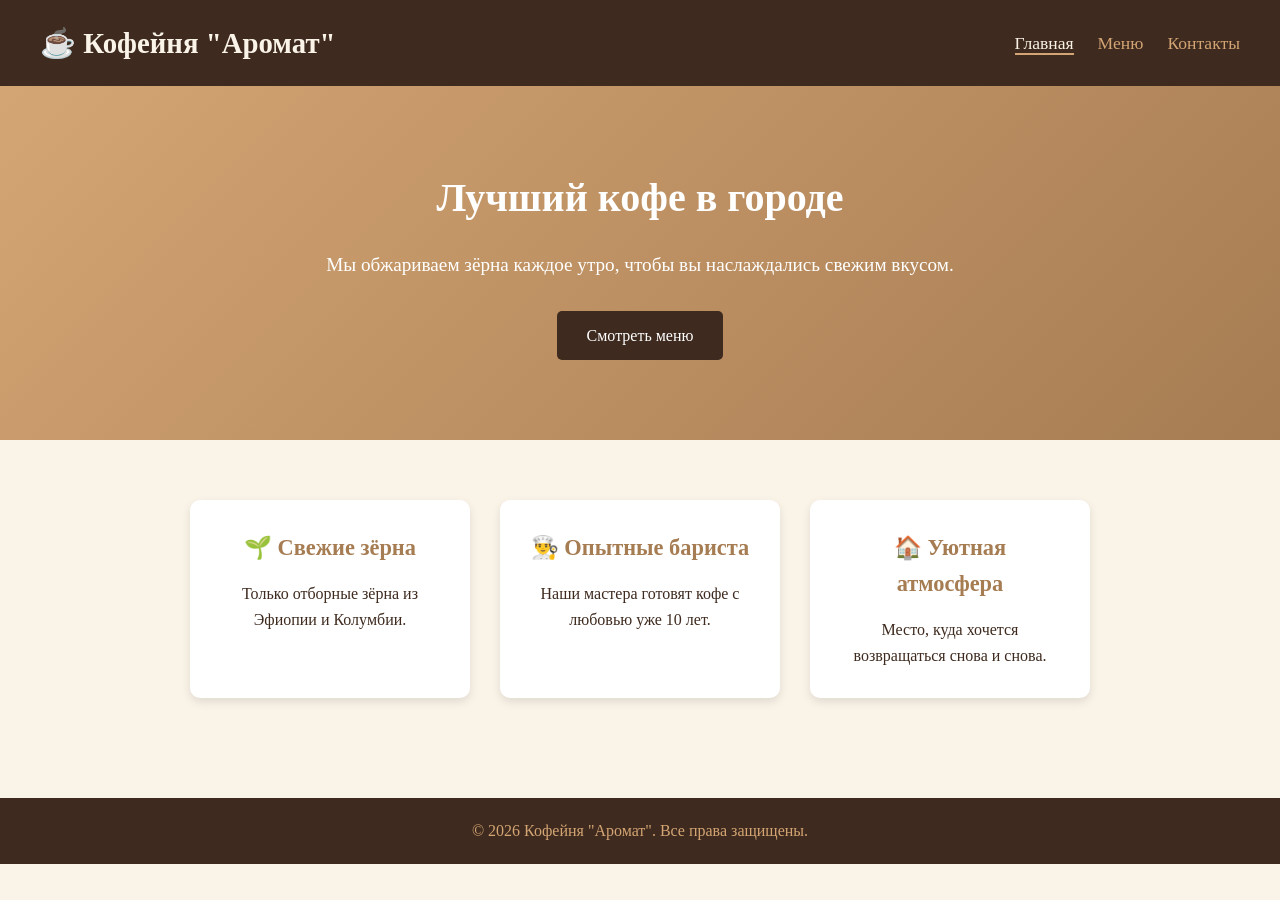
<file: index.html>
<!DOCTYPE html>
<html lang="ru">
<head>
    <meta charset="UTF-8">
    <meta name="viewport" content="width=device-width, initial-scale=1.0">
    <title>Кофейня "Аромат" — Главная</title>
    <link rel="stylesheet" href="css/index.css">
</head>
<body>
    <header>
        <h1>☕ Кофейня "Аромат"</h1>
        <nav>
            <a href="index.html" class="active">Главная</a>
            <a href="menu.html">Меню</a>
            <a href="contact.html">Контакты</a>
        </nav>
    </header>

    <main>
        <section class="hero">
            <h2>Лучший кофе в городе</h2>
            <p>Мы обжариваем зёрна каждое утро, чтобы вы наслаждались свежим вкусом.</p>
            <a href="menu.html" class="btn">Смотреть меню</a>
        </section>

        <section class="features">
            <div class="card">
                <h3>🌱 Свежие зёрна</h3>
                <p>Только отборные зёрна из Эфиопии и Колумбии.</p>
            </div>
            <div class="card">
                <h3>👨‍🍳 Опытные бариста</h3>
                <p>Наши мастера готовят кофе с любовью уже 10 лет.</p>
            </div>
            <div class="card">
                <h3>🏠 Уютная атмосфера</h3>
                <p>Место, куда хочется возвращаться снова и снова.</p>
            </div>
        </section>
    </main>

    <footer>
        <p>&copy; 2026 Кофейня "Аромат". Все права защищены.</p>
    </footer>
</body>
</html>
</file>
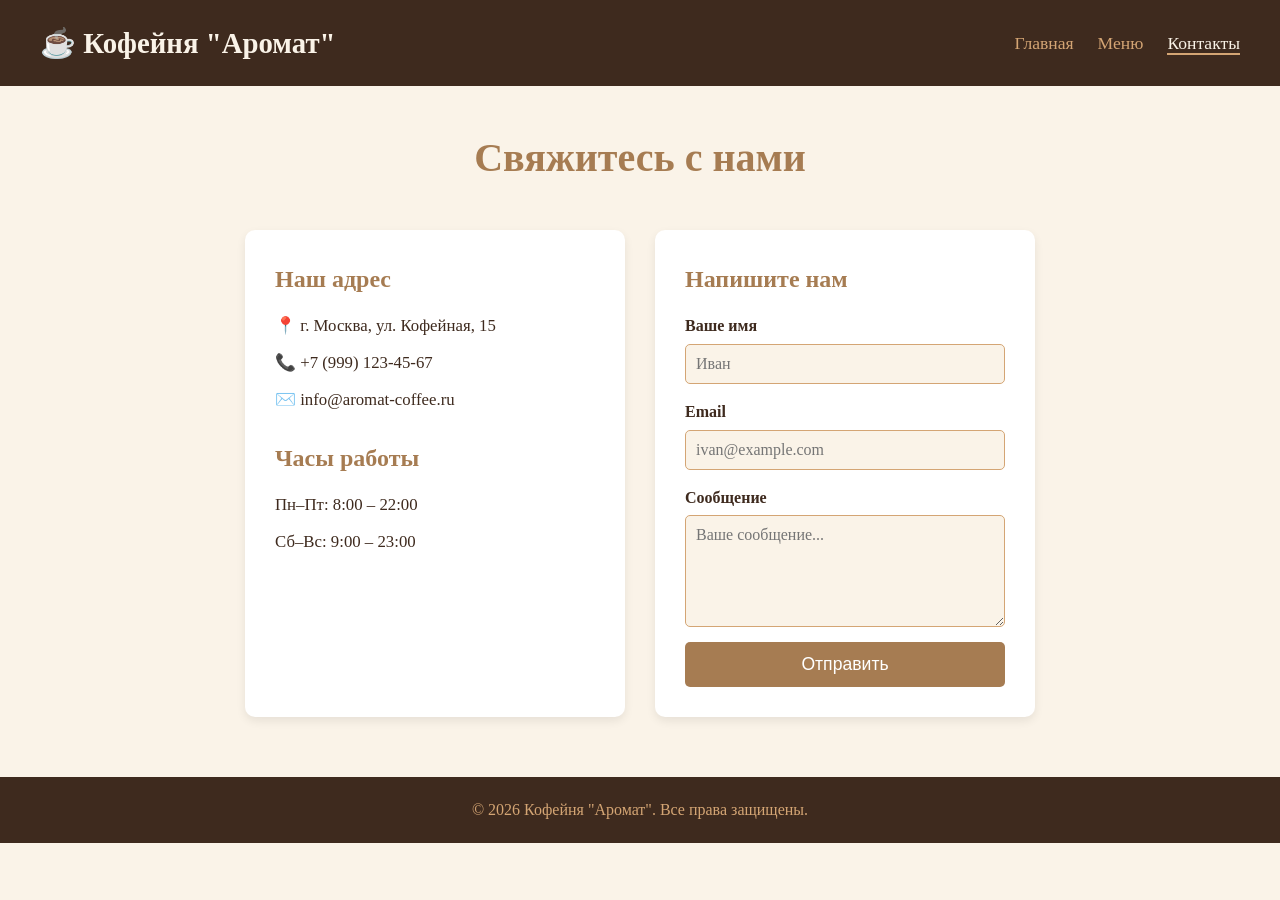
<file: contact.html>
<!DOCTYPE html>
<html lang="ru">
<head>
    <meta charset="UTF-8">
    <meta name="viewport" content="width=device-width, initial-scale=1.0">
    <title>Контакты — Кофейня "Аромат"</title>
    <link rel="stylesheet" href="css/contact.css">
</head>
<body>
    <header>
        <h1>☕ Кофейня "Аромат"</h1>
        <nav>
            <a href="index.html">Главная</a>
            <a href="menu.html">Меню</a>
            <a href="contact.html" class="active">Контакты</a>
        </nav>
    </header>

    <main>
        <h2 class="page-title">Свяжитесь с нами</h2>

        <div class="contact-wrapper">
            <section class="contact-info">
                <h3>Наш адрес</h3>
                <p>📍 г. Москва, ул. Кофейная, 15</p>
                <p>📞 +7 (999) 123-45-67</p>
                <p>✉️ info@aromat-coffee.ru</p>

                <h3>Часы работы</h3>
                <p>Пн–Пт: 8:00 – 22:00</p>
                <p>Сб–Вс: 9:00 – 23:00</p>
            </section>

            <section class="contact-form">
                <h3>Напишите нам</h3>
                <form>
                    <label for="name">Ваше имя</label>
                    <input type="text" id="name" placeholder="Иван" required>

                    <label for="email">Email</label>
                    <input type="email" id="email" placeholder="ivan@example.com" required>

                    <label for="message">Сообщение</label>
                    <textarea id="message" rows="5" placeholder="Ваше сообщение..." required></textarea>

                    <button type="submit">Отправить</button>
                </form>
            </section>
        </div>
    </main>

    <footer>
        <p>&copy; 2026 Кофейня "Аромат". Все права защищены.</p>
    </footer>
</body>
</html>
</file>
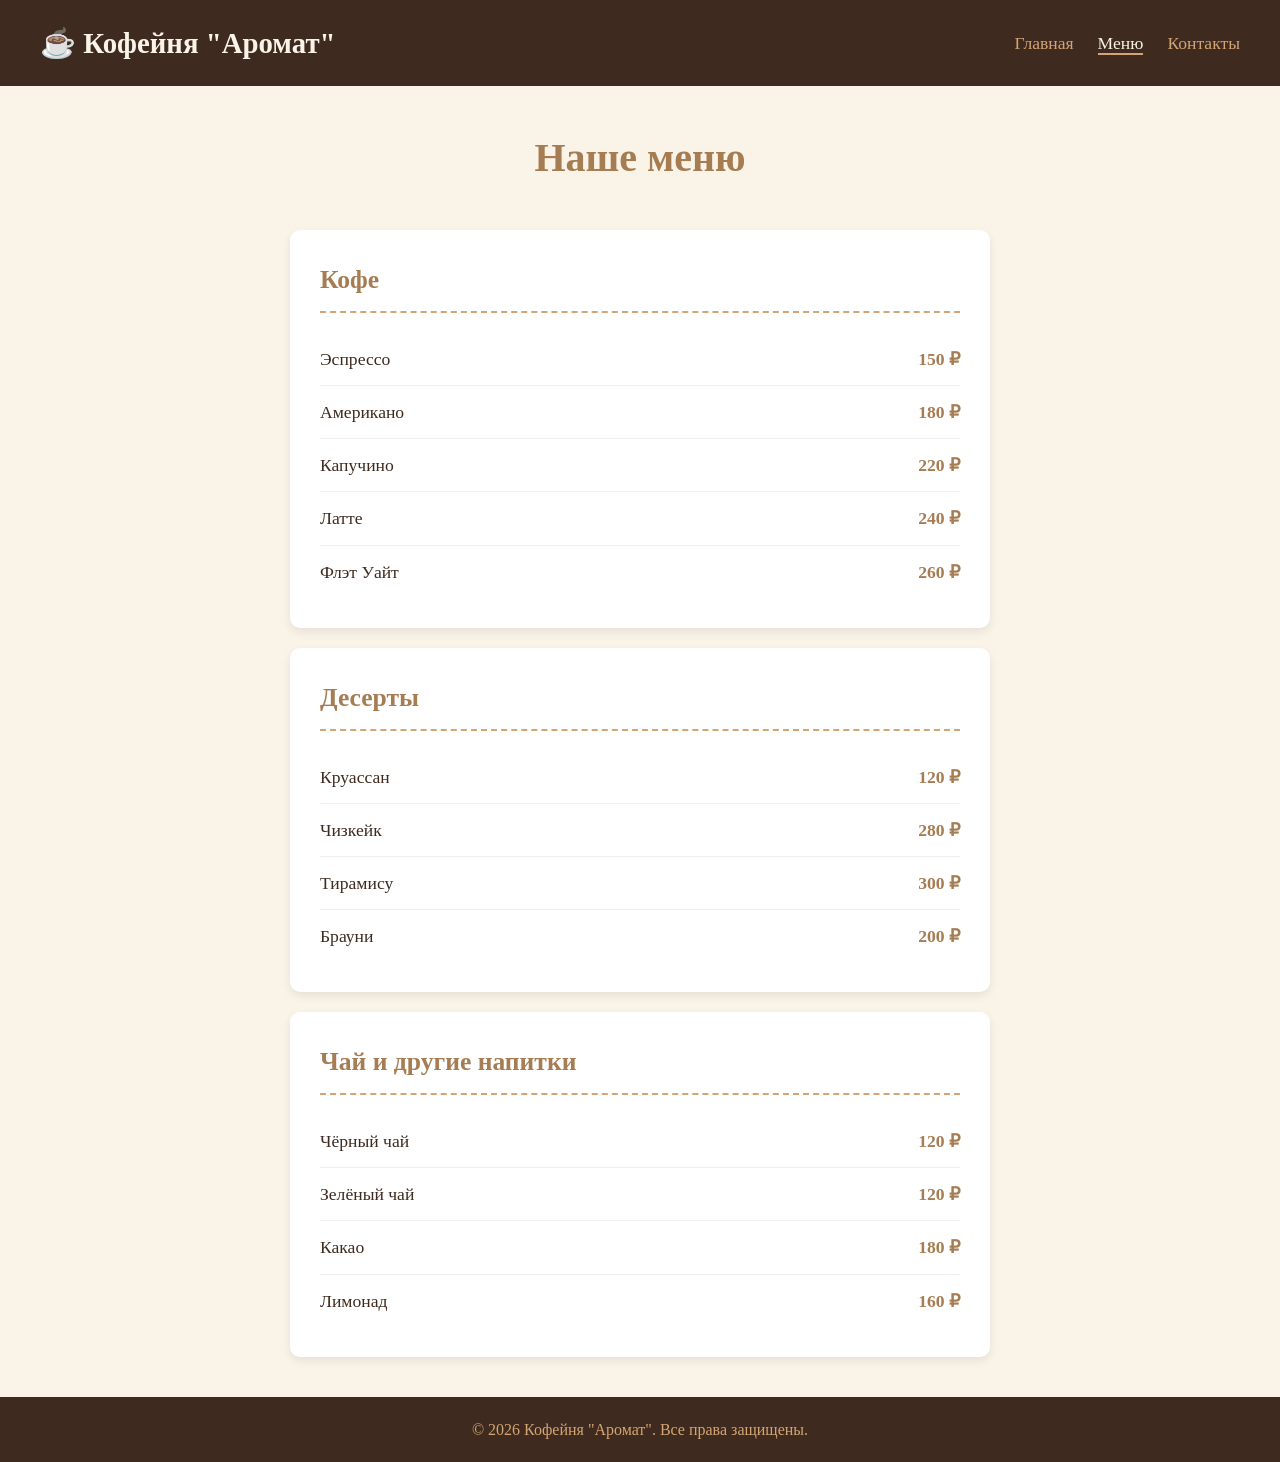
<file: menu.html>
<!DOCTYPE html>
<html lang="ru">
<head>
    <meta charset="UTF-8">
    <meta name="viewport" content="width=device-width, initial-scale=1.0">
    <title>Меню — Кофейня "Аромат"</title>
    <link rel="stylesheet" href="css/menu.css">
</head>
<body>
    <header>
        <h1>☕ Кофейня "Аромат"</h1>
        <nav>
            <a href="index.html">Главная</a>
            <a href="menu.html" class="active">Меню</a>
            <a href="contact.html">Контакты</a>
        </nav>
    </header>

    <main>
        <h2 class="page-title">Наше меню</h2>

        <section class="menu-section">
            <h3>Кофе</h3>
            <ul class="menu-list">
                <li><span>Эспрессо</span><span>150 ₽</span></li>
                <li><span>Американо</span><span>180 ₽</span></li>
                <li><span>Капучино</span><span>220 ₽</span></li>
                <li><span>Латте</span><span>240 ₽</span></li>
                <li><span>Флэт Уайт</span><span>260 ₽</span></li>
            </ul>
        </section>

        <section class="menu-section">
            <h3>Десерты</h3>
            <ul class="menu-list">
                <li><span>Круассан</span><span>120 ₽</span></li>
                <li><span>Чизкейк</span><span>280 ₽</span></li>
                <li><span>Тирамису</span><span>300 ₽</span></li>
                <li><span>Брауни</span><span>200 ₽</span></li>
            </ul>
        </section>

        <section class="menu-section">
            <h3>Чай и другие напитки</h3>
            <ul class="menu-list">
                <li><span>Чёрный чай</span><span>120 ₽</span></li>
                <li><span>Зелёный чай</span><span>120 ₽</span></li>
                <li><span>Какао</span><span>180 ₽</span></li>
                <li><span>Лимонад</span><span>160 ₽</span></li>
            </ul>
        </section>
    </main>

    <footer>
        <p>&copy; 2026 Кофейня "Аромат". Все права защищены.</p>
    </footer>
</body>
</html>
</file>
<file: css/index.css>
* {
    margin: 0;
    padding: 0;
    box-sizing: border-box;
}

body {
    font-family: 'Georgia', serif;
    background-color: #faf3e8;
    color: #3e2a1e;
    line-height: 1.6;
}

header {
    background-color: #3e2a1e;
    color: #faf3e8;
    padding: 20px 40px;
    display: flex;
    justify-content: space-between;
    align-items: center;
    flex-wrap: wrap;
}

header h1 {
    font-size: 1.8em;
}

nav a {
    color: #d4a574;
    text-decoration: none;
    margin-left: 20px;
    font-size: 1.1em;
    transition: color 0.3s;
}

nav a:hover,
nav a.active {
    color: #faf3e8;
    border-bottom: 2px solid #d4a574;
}

.hero {
    text-align: center;
    padding: 80px 20px;
    background: linear-gradient(135deg, #d4a574 0%, #a67c52 100%);
    color: white;
}

.hero h2 {
    font-size: 2.5em;
    margin-bottom: 20px;
}

.hero p {
    font-size: 1.2em;
    margin-bottom: 30px;
}

.btn {
    display: inline-block;
    padding: 12px 30px;
    background-color: #3e2a1e;
    color: white;
    text-decoration: none;
    border-radius: 5px;
    transition: transform 0.2s;
}

.btn:hover {
    transform: scale(1.05);
    background-color: #5a3f2d;
}

.features {
    display: flex;
    justify-content: center;
    gap: 30px;
    padding: 60px 20px;
    flex-wrap: wrap;
}

.card {
    background-color: white;
    border-radius: 10px;
    padding: 30px;
    width: 280px;
    text-align: center;
    box-shadow: 0 4px 10px rgba(0, 0, 0, 0.1);
    transition: transform 0.3s;
}

.card:hover {
    transform: translateY(-5px);
}

.card h3 {
    color: #a67c52;
    margin-bottom: 15px;
    font-size: 1.4em;
}

footer {
    background-color: #3e2a1e;
    color: #d4a574;
    text-align: center;
    padding: 20px;
    margin-top: 40px;
}
</file>
<file: css/contact.css>
* {
    margin: 0;
    padding: 0;
    box-sizing: border-box;
}

body {
    font-family: 'Georgia', serif;
    background-color: #faf3e8;
    color: #3e2a1e;
    line-height: 1.6;
}

header {
    background-color: #3e2a1e;
    color: #faf3e8;
    padding: 20px 40px;
    display: flex;
    justify-content: space-between;
    align-items: center;
    flex-wrap: wrap;
}

header h1 {
    font-size: 1.8em;
}

nav a {
    color: #d4a574;
    text-decoration: none;
    margin-left: 20px;
    font-size: 1.1em;
    transition: color 0.3s;
}

nav a:hover,
nav a.active {
    color: #faf3e8;
    border-bottom: 2px solid #d4a574;
}

.page-title {
    text-align: center;
    font-size: 2.5em;
    color: #a67c52;
    padding: 40px 20px 20px;
}

.contact-wrapper {
    display: flex;
    justify-content: center;
    gap: 30px;
    padding: 20px;
    flex-wrap: wrap;
}

.contact-info,
.contact-form {
    background-color: white;
    border-radius: 10px;
    padding: 30px;
    width: 380px;
    box-shadow: 0 4px 10px rgba(0, 0, 0, 0.08);
}

.contact-info h3,
.contact-form h3 {
    color: #a67c52;
    font-size: 1.5em;
    margin-bottom: 15px;
}

.contact-info p {
    margin-bottom: 10px;
    font-size: 1.05em;
}

.contact-info h3:not(:first-child) {
    margin-top: 25px;
}

.contact-form form {
    display: flex;
    flex-direction: column;
}

.contact-form label {
    margin-bottom: 5px;
    font-weight: bold;
}

.contact-form input,
.contact-form textarea {
    padding: 10px;
    margin-bottom: 15px;
    border: 1px solid #d4a574;
    border-radius: 5px;
    font-family: inherit;
    font-size: 1em;
    background-color: #faf3e8;
}

.contact-form input:focus,
.contact-form textarea:focus {
    outline: none;
    border-color: #a67c52;
    box-shadow: 0 0 5px rgba(166, 124, 82, 0.5);
}

.contact-form button {
    padding: 12px;
    background-color: #a67c52;
    color: white;
    border: none;
    border-radius: 5px;
    font-size: 1.1em;
    cursor: pointer;
    transition: background-color 0.3s;
}

.contact-form button:hover {
    background-color: #3e2a1e;
}

footer {
    background-color: #3e2a1e;
    color: #d4a574;
    text-align: center;
    padding: 20px;
    margin-top: 40px;
}
</file>
<file: css/menu.css>
* {
    margin: 0;
    padding: 0;
    box-sizing: border-box;
}

body {
    font-family: 'Georgia', serif;
    background-color: #faf3e8;
    color: #3e2a1e;
    line-height: 1.6;
}

header {
    background-color: #3e2a1e;
    color: #faf3e8;
    padding: 20px 40px;
    display: flex;
    justify-content: space-between;
    align-items: center;
    flex-wrap: wrap;
}

header h1 {
    font-size: 1.8em;
}

nav a {
    color: #d4a574;
    text-decoration: none;
    margin-left: 20px;
    font-size: 1.1em;
    transition: color 0.3s;
}

nav a:hover,
nav a.active {
    color: #faf3e8;
    border-bottom: 2px solid #d4a574;
}

.page-title {
    text-align: center;
    font-size: 2.5em;
    color: #a67c52;
    padding: 40px 20px 20px;
}

.menu-section {
    max-width: 700px;
    margin: 20px auto;
    background-color: white;
    border-radius: 10px;
    padding: 30px;
    box-shadow: 0 4px 10px rgba(0, 0, 0, 0.08);
}

.menu-section h3 {
    color: #a67c52;
    font-size: 1.6em;
    margin-bottom: 20px;
    border-bottom: 2px dashed #d4a574;
    padding-bottom: 10px;
}

.menu-list {
    list-style: none;
}

.menu-list li {
    display: flex;
    justify-content: space-between;
    padding: 12px 0;
    border-bottom: 1px solid #eee;
    font-size: 1.1em;
}

.menu-list li:last-child {
    border-bottom: none;
}

.menu-list li span:last-child {
    font-weight: bold;
    color: #a67c52;
}

footer {
    background-color: #3e2a1e;
    color: #d4a574;
    text-align: center;
    padding: 20px;
    margin-top: 40px;
}
</file>
